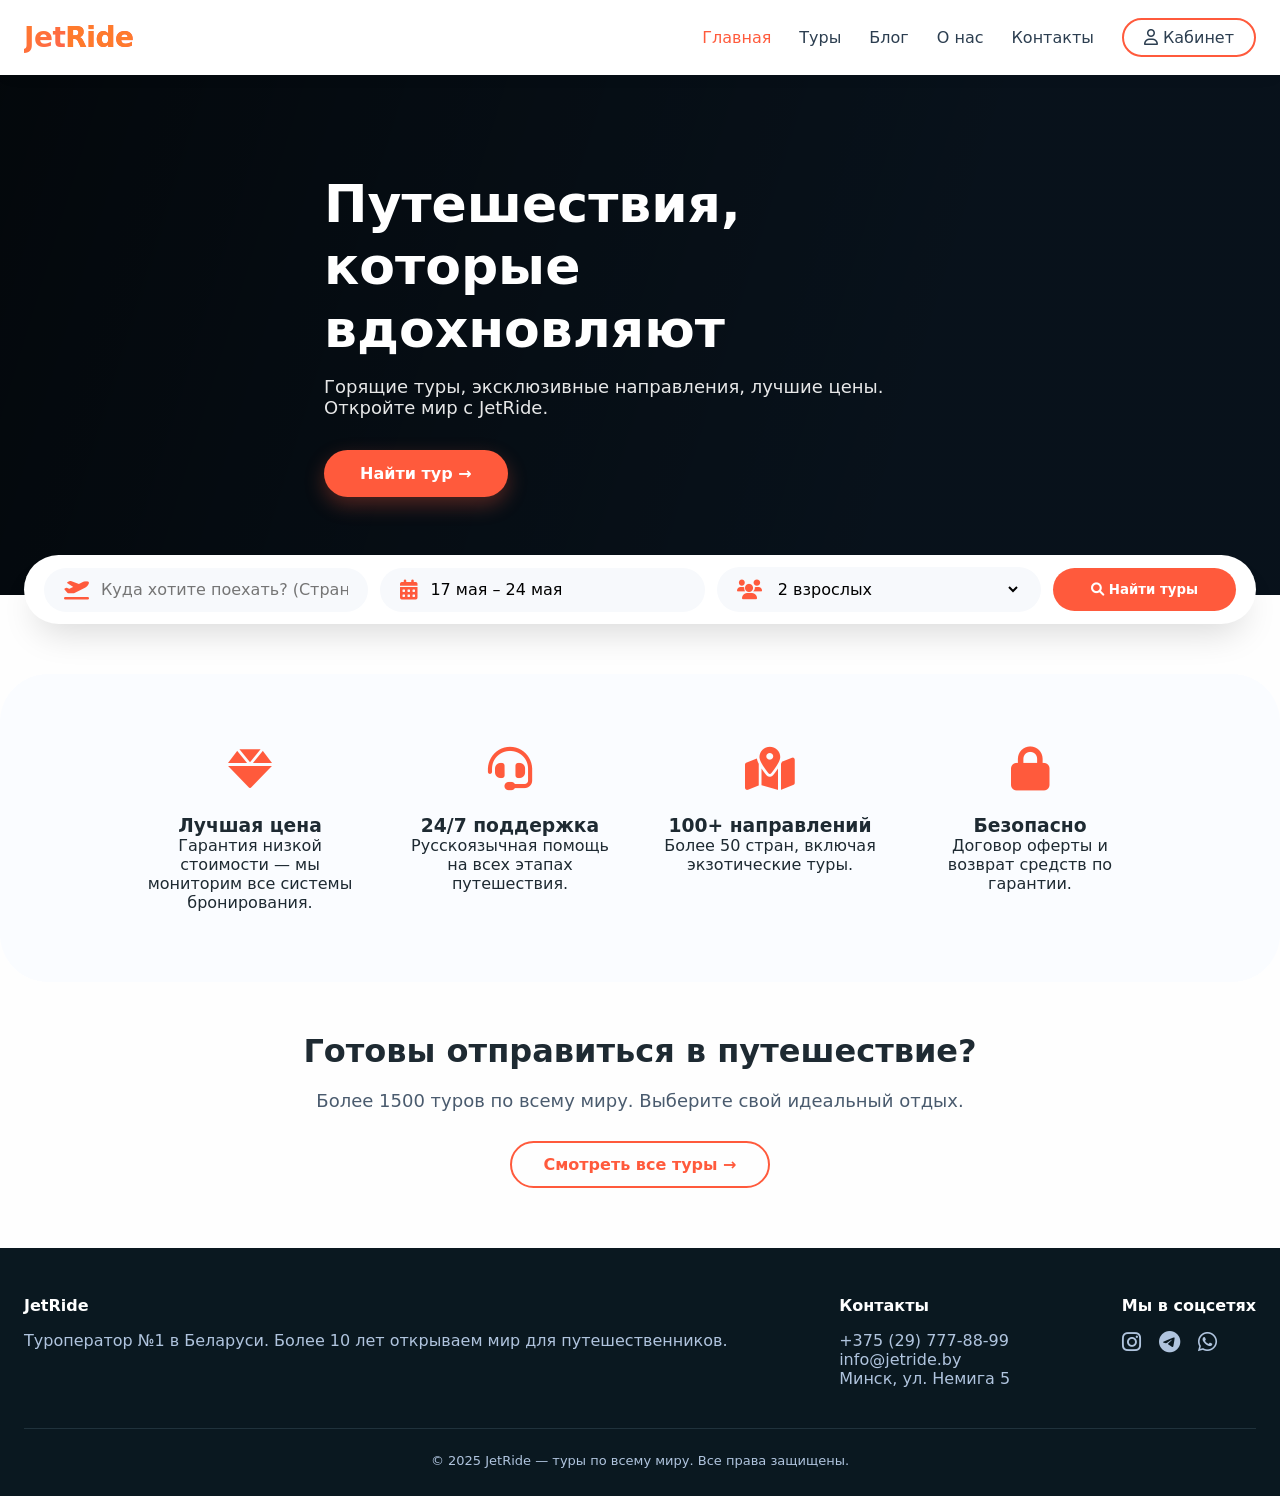
<file: index.html>
<!DOCTYPE html>
<html lang="ru">
<head>
    <meta charset="UTF-8">
    <meta name="viewport" content="width=device-width, initial-scale=1.0">
    <title>JetRide | Туры по всему миру</title>
    <link rel="stylesheet" href="https://cdnjs.cloudflare.com/ajax/libs/font-awesome/6.0.0-beta3/css/all.min.css">
    <link rel="stylesheet" href="css/style.css">
</head>
<body>

<header class="header">
    <div class="container">
        <div class="navbar">
            <a href="index.html" class="logo">Jet<span>Ride</span></a>
            <div class="nav-links">
				<a href="index.html" class="active">Главная</a>
				<a href="catalog.html">Туры</a>
				<a href="blog.html">Блог</a>
				<a href="about.html">О нас</a>
				<a href="contacts.html">Контакты</a>
				<a href="account.html" class="btn-outline"><i class="far fa-user"></i> Кабинет</a>
			</div>
        </div>
    </div>
</header>

<section class="hero">
    <div class="hero-slider" id="heroSlider">
        <div class="hero-slide" style="background-image: url('https://images.pexels.com/photos/2387873/pexels-photo-2387873.jpeg?auto=compress&cs=tinysrgb&w=1600');">
            <div class="container hero-content">
                <h1>Путешествия, которые вдохновляют</h1>
                <p>Горящие туры, эксклюзивные направления, лучшие цены. Откройте мир с JetRide.</p>
                <a href="catalog.html" class="btn-primary">Найти тур →</a>
            </div>
        </div>
        <!-- Новый слайд про Северное сияние (вместо Мальдив) -->
        <div class="hero-slide" style="background-image: url('https://images.pexels.com/photos/361104/pexels-photo-361104.jpeg?auto=compress&cs=tinysrgb&w=1600 ');">
            <div class="container hero-content">
                <h1>Северное сияние и фьорды</h1>
                <p>Норвегия, Исландия, Мурманск — незабываемые приключения на краю света. Уникальные туры на Север.</p>
                <a href="catalog.html?q=север" class="btn-primary">Исследовать Север →</a>
            </div>
        </div>
        <div class="hero-slide" style="background-image: url('https://images.pexels.com/photos/753626/pexels-photo-753626.jpeg?auto=compress&cs=tinysrgb&w=1600');">
            <div class="container hero-content">
                <h1>Азия и экзотика</h1>
                <p>Таиланд, Вьетнам, Индия — откройте яркие эмоции на любой бюджет.</p>
                <a href="catalog.html" class="btn-primary">Забронировать</a>
            </div>
        </div>
		 <div class="hero-slide" style="background-image: url('https://images.pexels.com/photos/1450360/pexels-photo-1450360.jpeg?auto=compress&cs=tinysrgb&w=1600);">
            <div class="container hero-content">
                <h1>Египет, Турция, Мальдивы</h1>
                <p>Лучшие предложения с вылетом из Минска. Рассрочка, страховка, трансфер.</p>
                <a href="catalog.html" class="btn-primary">Выбрать тур →</a>
            </div>
		 </div>
	</div>
</section>

<div class="container">
    <div class="search-panel">
        <div class="search-group"><i class="fas fa-plane-departure"></i><input type="text" id="searchInput" placeholder="Куда хотите поехать? (Страна, курорт)"></div>
        <div class="search-group"><i class="fas fa-calendar-alt"></i><input type="text" placeholder="Даты туда-обратно" value="17 мая – 24 мая"></div>
        <div class="search-group"><i class="fas fa-users"></i><select><option>2 взрослых</option><option>1 взрослый</option><option>3 взрослых</option><option>2+1 ребенок</option></select></div>
        <button class="search-btn" id="homeSearchBtn"><i class="fas fa-search"></i> Найти туры</button>
    </div>
</div>

<div class="container features">
    <div class="features-grid">
        <div class="feature-item"><div class="feature-icon"><i class="fas fa-gem"></i></div><h3>Лучшая цена</h3><p>Гарантия низкой стоимости — мы мониторим все системы бронирования.</p></div>
        <div class="feature-item"><div class="feature-icon"><i class="fas fa-headset"></i></div><h3>24/7 поддержка</h3><p>Русскоязычная помощь на всех этапах путешествия.</p></div>
        <div class="feature-item"><div class="feature-icon"><i class="fas fa-map-marked-alt"></i></div><h3>100+ направлений</h3><p>Более 50 стран, включая экзотические туры.</p></div>
        <div class="feature-item"><div class="feature-icon"><i class="fas fa-lock"></i></div><h3>Безопасно</h3><p>Договор оферты и возврат средств по гарантии.</p></div>
    </div>
</div>

<div class="container" style="text-align: center; margin: 40px 0 60px;">
    <h2 style="font-size: 32px; margin-bottom: 20px;">Готовы отправиться в путешествие?</h2>
    <p style="font-size: 18px; margin-bottom: 30px; color: #4a5b6e;">Более 1500 туров по всему миру. Выберите свой идеальный отдых.</p>
    <a href="catalog.html" class="btn-secondary">Смотреть все туры →</a>
</div>

<footer class="footer">
    <div class="container">
        <div class="footer-grid">
            <div class="footer-col"><h4>JetRide</h4><p>Туроператор №1 в Беларуси. Более 10 лет открываем мир для путешественников.</p></div>
            <div class="footer-col"><h4>Контакты</h4><p>+375 (29) 777-88-99<br>info@jetride.by<br>Минск, ул. Немига 5</p></div>
            <div class="footer-col"><h4>Мы в соцсетях</h4><div class="social"><i class="fab fa-instagram"></i><i class="fab fa-telegram"></i><i class="fab fa-whatsapp"></i></div></div>
        </div>
        <div class="copyright">© 2025 JetRide — туры по всему миру. Все права защищены.</div>
    </div>
</footer>

<script>
    // Слайдер героя
    let currentSlide = 0;
    const slides = document.querySelectorAll('.hero-slide');
    const sliderContainer = document.getElementById('heroSlider');
    if (sliderContainer && slides.length) {
        setInterval(() => {
            currentSlide = (currentSlide + 1) % slides.length;
            sliderContainer.style.transform = `translateX(-${currentSlide * 100}%)`;
        }, 5000);
    }

    // Перенаправление на каталог с поисковым запросом
    const searchBtn = document.getElementById('homeSearchBtn');
    const searchInput = document.getElementById('searchInput');
    if (searchBtn && searchInput) {
        searchBtn.addEventListener('click', () => {
            const query = searchInput.value.trim();
            if (query) {
                window.location.href = `catalog.html?q=${encodeURIComponent(query)}`;
            } else {
                window.location.href = 'catalog.html';
            }
        });
        searchInput.addEventListener('keypress', (e) => {
            if (e.key === 'Enter') {
                const query = searchInput.value.trim();
                if (query) {
                    window.location.href = `catalog.html?q=${encodeURIComponent(query)}`;
                } else {
                    window.location.href = 'catalog.html';
                }
            }
        });
    }
</script>
</body>
</html>
</file>
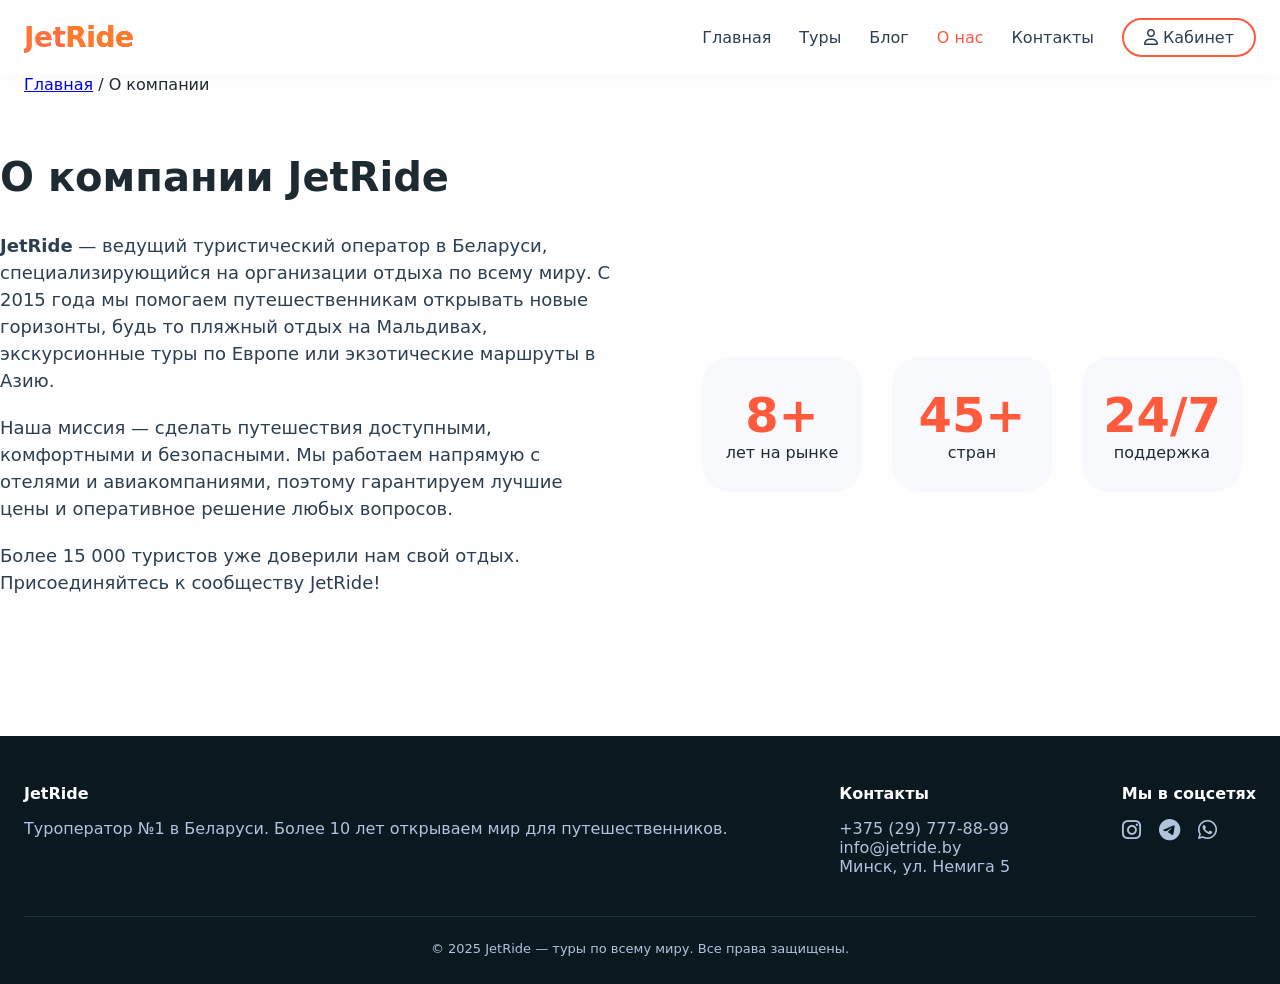
<file: about.html>
<!DOCTYPE html>
<html lang="ru">
<head>
    <meta charset="UTF-8">
    <meta name="viewport" content="width=device-width, initial-scale=1.0">
    <title>О компании | JetRide</title>
    <link rel="stylesheet" href="https://cdnjs.cloudflare.com/ajax/libs/font-awesome/6.0.0-beta3/css/all.min.css">
    <link rel="stylesheet" href="css/style.css">
</head>
<body>

<header class="header">
    <div class="container">
        <div class="navbar">
            <a href="index.html" class="logo">Jet<span>Ride</span></a>
            <div class="nav-links">
                <a href="index.html">Главная</a>
                <a href="catalog.html">Туры</a>
                <a href="blog.html">Блог</a>
                <a href="about.html" class="active">О нас</a>
                <a href="contacts.html">Контакты</a>
                <a href="account.html" class="btn-outline"><i class="far fa-user"></i> Кабинет</a>
            </div>
        </div>
    </div>
</header>

<!-- Хлебные крошки -->
<div class="breadcrumbs">
    <div class="container">
        <a href="index.html">Главная</a>
        <span class="separator">/</span>
        <span class="current">О компании</span>
    </div>
</div>

<div class="container page-content">
    <h1 class="page-title">О компании JetRide</h1>
    <div class="about-grid">
        <div class="about-text">
            <p><strong>JetRide</strong> — ведущий туристический оператор в Беларуси, специализирующийся на организации отдыха по всему миру. С 2015 года мы помогаем путешественникам открывать новые горизонты, будь то пляжный отдых на Мальдивах, экскурсионные туры по Европе или экзотические маршруты в Азию.</p>
            <p>Наша миссия — сделать путешествия доступными, комфортными и безопасными. Мы работаем напрямую с отелями и авиакомпаниями, поэтому гарантируем лучшие цены и оперативное решение любых вопросов.</p>
            <p>Более 15 000 туристов уже доверили нам свой отдых. Присоединяйтесь к сообществу JetRide!</p>
        </div>
        <div class="about-stats">
            <div class="stat-card"><div class="stat-number">8+</div><div>лет на рынке</div></div>
            <div class="stat-card"><div class="stat-number">45+</div><div>стран</div></div>
            <div class="stat-card"><div class="stat-number">24/7</div><div>поддержка</div></div>
        </div>
    </div>
</div>

<footer class="footer">
    <div class="container">
        <div class="footer-grid">
            <div class="footer-col"><h4>JetRide</h4><p>Туроператор №1 в Беларуси. Более 10 лет открываем мир для путешественников.</p></div>
            <div class="footer-col"><h4>Контакты</h4><p>+375 (29) 777-88-99<br>info@jetride.by<br>Минск, ул. Немига 5</p></div>
            <div class="footer-col"><h4>Мы в соцсетях</h4><div class="social"><i class="fab fa-instagram"></i><i class="fab fa-telegram"></i><i class="fab fa-whatsapp"></i></div></div>
        </div>
        <div class="copyright">© 2025 JetRide — туры по всему миру. Все права защищены.</div>
    </div>
</footer>
</body>
</html>
</file>
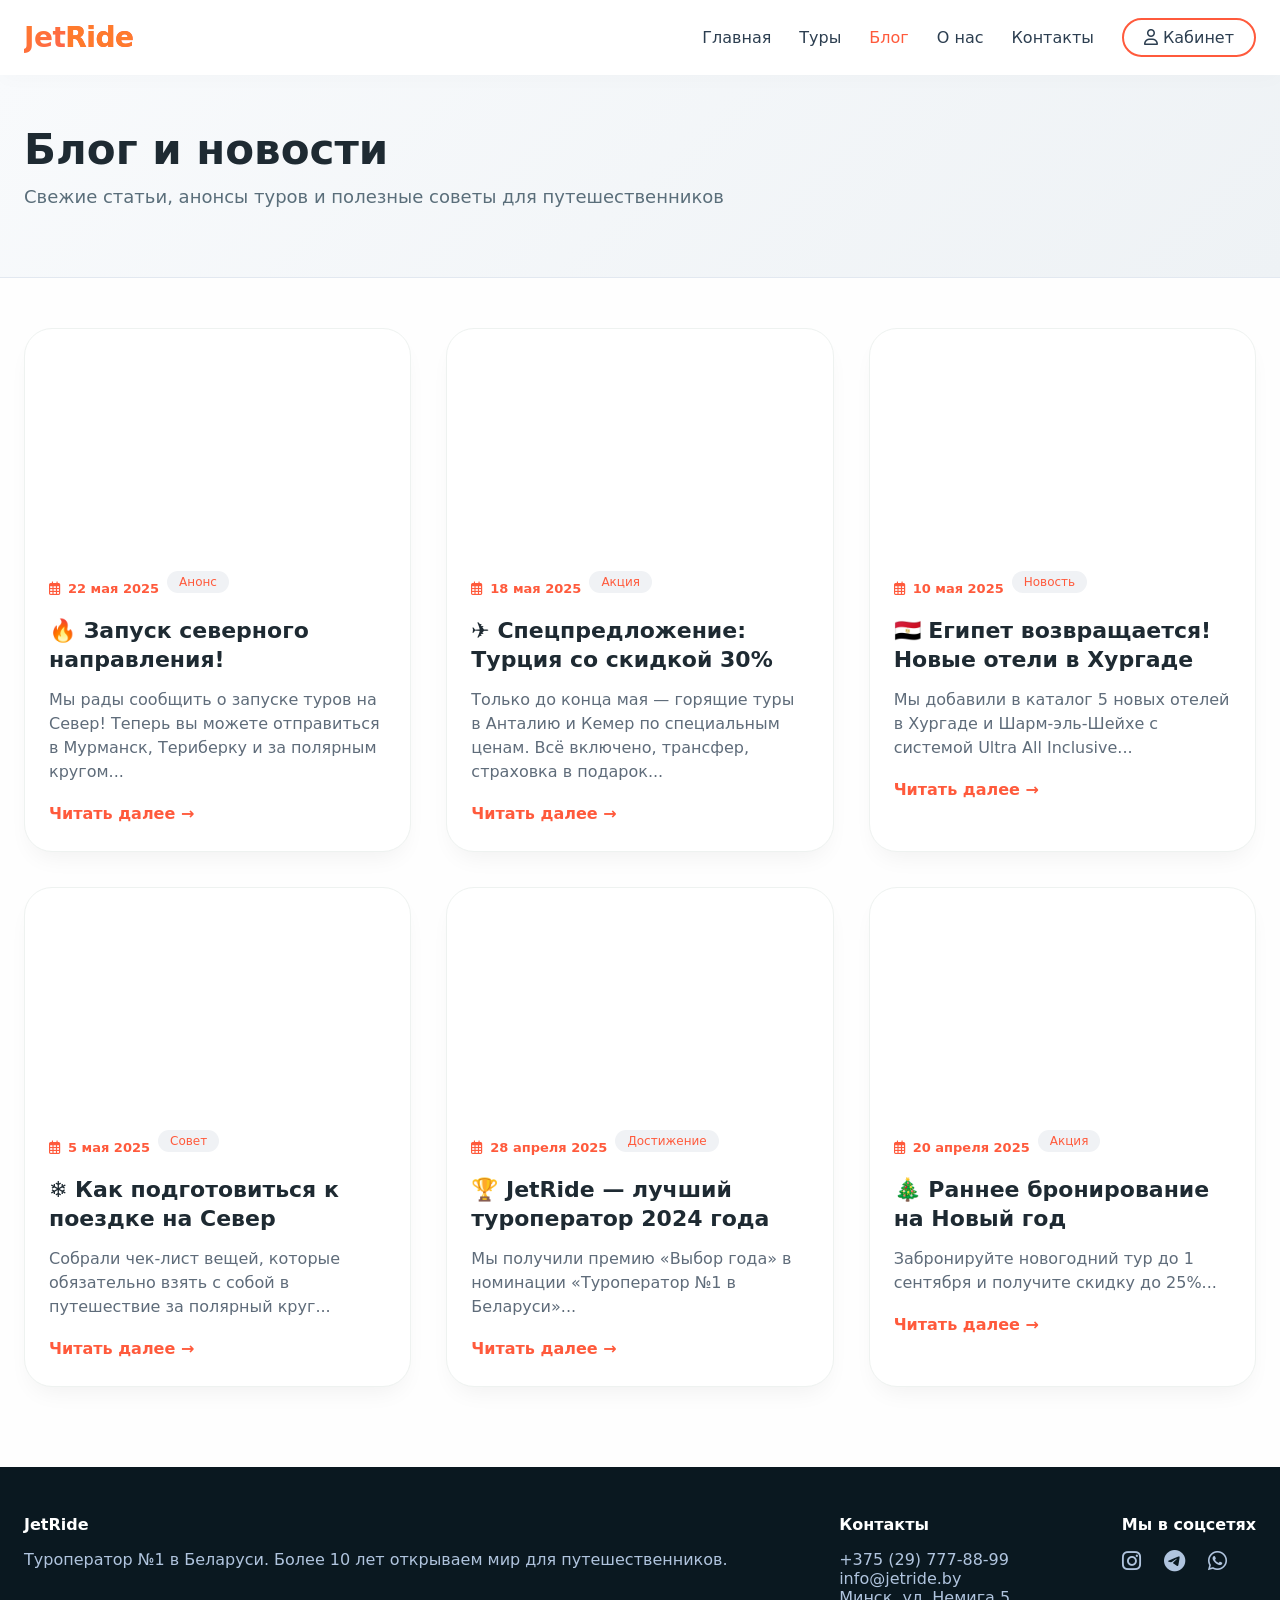
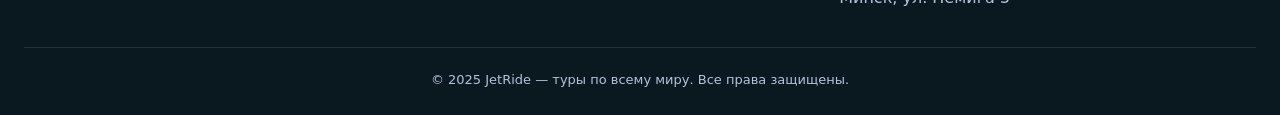
<file: blog.html>
<!DOCTYPE html>
<html lang="ru">
<head>
    <meta charset="UTF-8">
    <meta name="viewport" content="width=device-width, initial-scale=1.0">
    <title>Блог и новости | JetRide</title>
    <!-- Font Awesome для иконок -->
    <link rel="stylesheet" href="https://cdnjs.cloudflare.com/ajax/libs/font-awesome/6.0.0-beta3/css/all.min.css">
    <!-- Основные стили сайта -->
    <link rel="stylesheet" href="css/style.css">
    <!-- Дополнительные стили для блога (уже есть в style.css, но на всякий случай) -->
</head>
<body>

<header class="header">
    <div class="container">
        <div class="navbar">
            <a href="index.html" class="logo">Jet<span>Ride</span></a>
            <div class="nav-links">
                <a href="index.html">Главная</a>
                <a href="catalog.html">Туры</a>
                <a href="blog.html" class="active">Блог</a>
                <a href="about.html">О нас</a>
                <a href="contacts.html">Контакты</a>
                <a href="account.html" class="btn-outline"><i class="far fa-user"></i> Кабинет</a>
            </div>
        </div>
    </div>
</header>

<div class="page-header">
    <div class="container">
        <h1 class="catalog-title">Блог и новости</h1>
        <p class="catalog-subtitle">Свежие статьи, анонсы туров и полезные советы для путешественников</p>
    </div>
</div>

<div class="container">
    <div class="blog-grid" id="blogContainer">
        <!-- Статьи будут загружены через JavaScript -->
        <div style="text-align: center; padding: 60px; color: #6c7e8a;">
            <i class="fas fa-spinner fa-pulse" style="font-size: 40px; margin-bottom: 15px; display: block;"></i>
            Загрузка статей...
        </div>
    </div>
</div>

<footer class="footer">
    <div class="container">
        <div class="footer-grid">
            <div class="footer-col">
                <h4>JetRide</h4>
                <p>Туроператор №1 в Беларуси. Более 10 лет открываем мир для путешественников.</p>
            </div>
            <div class="footer-col">
                <h4>Контакты</h4>
                <p>+375 (29) 777-88-99<br>info@jetride.by<br>Минск, ул. Немига 5</p>
            </div>
            <div class="footer-col">
                <h4>Мы в соцсетях</h4>
                <div class="social">
                    <i class="fab fa-instagram"></i>
                    <i class="fab fa-telegram"></i>
                    <i class="fab fa-whatsapp"></i>
                </div>
            </div>
        </div>
        <div class="copyright">© 2025 JetRide — туры по всему миру. Все права защищены.</div>
    </div>
</footer>

<!-- Модальное окно для полной статьи -->
<div id="articleModal" class="modal">
    <div class="modal-card">
        <span class="close-modal">&times;</span>
        <h2 id="articleTitle" style="font-size: 26px; margin-bottom: 15px;"></h2>
        <div id="articleImg" style="height: 220px; background-size: cover; background-position: center; border-radius: 24px; margin: 16px 0;"></div>
        <div id="articleDate" style="color: #FF5A3C; font-size: 14px; margin-bottom: 10px;"></div>
        <p id="articleFullText" style="line-height: 1.6; color: #2c3e50;"></p>
        <button class="btn-card" id="closeArticleBtn" style="background: #FF5A3C; margin-top: 20px;">Закрыть</button>
    </div>
</div>

<!-- Подключаем скрипт для блога -->
<script src="scripts/blog.js"></script>
</body>
</html>
</file>
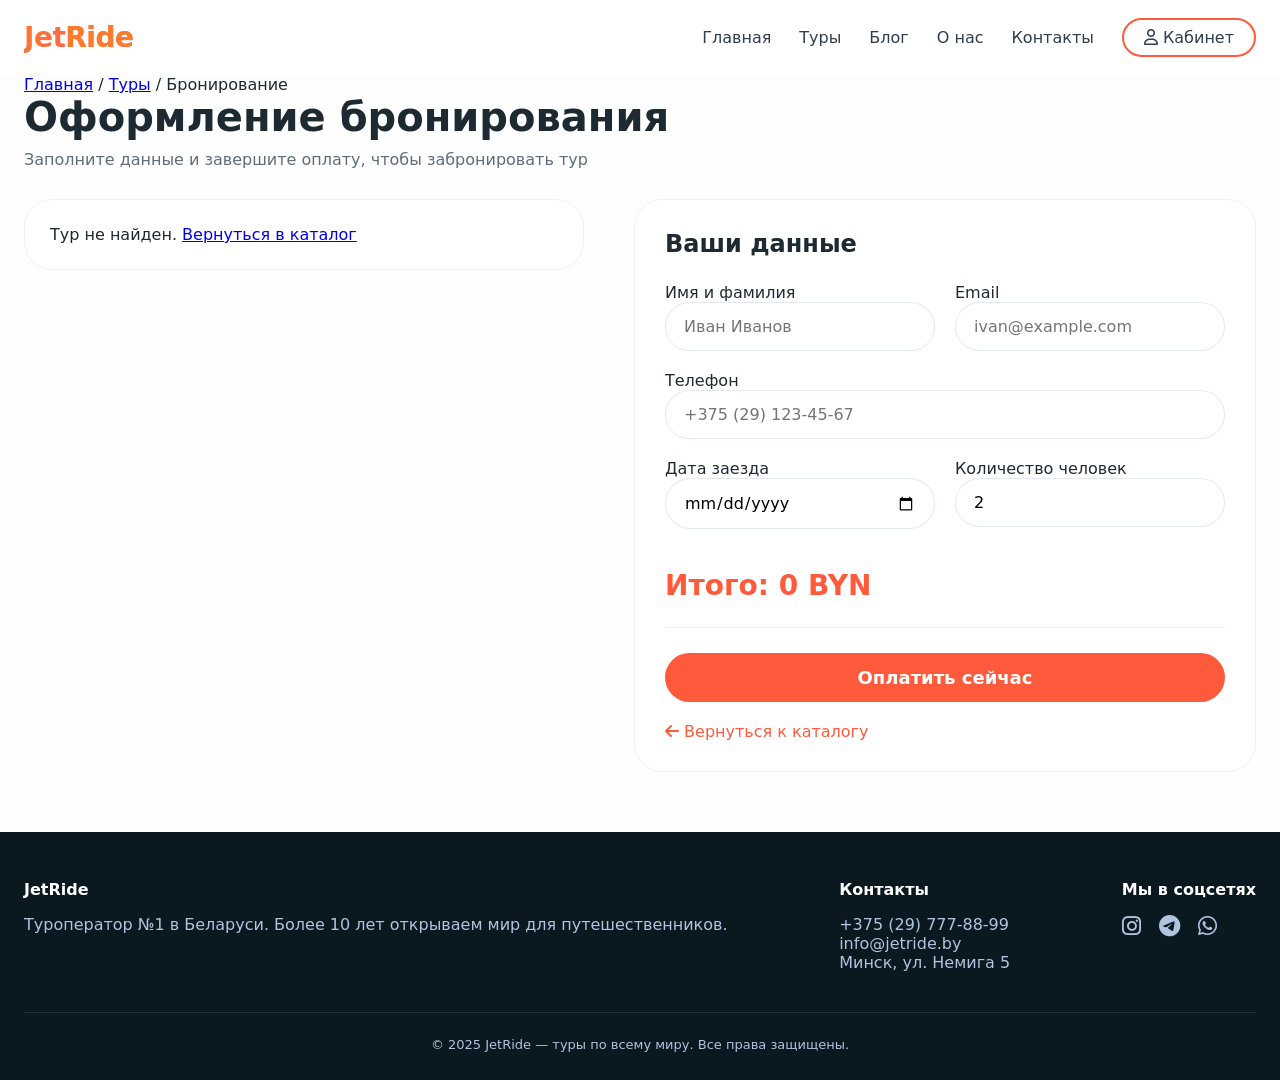
<file: booking.html>
<!DOCTYPE html>
<html lang="ru">
<head>
    <meta charset="UTF-8">
    <meta name="viewport" content="width=device-width, initial-scale=1.0">
    <title>Бронирование тура | JetRide</title>
    <link rel="stylesheet" href="https://cdnjs.cloudflare.com/ajax/libs/font-awesome/6.0.0-beta3/css/all.min.css">
    <link rel="stylesheet" href="css/style.css">
    <style>
        .booking-wrapper { display: flex; flex-wrap: wrap; gap: 50px; margin: 30px 0 60px; }
        .booking-details { flex: 1; min-width: 300px; }
        .booking-details .tour-preview { background: white; border-radius: 28px; padding: 25px; border: 1px solid #eef2f0; }
        .booking-details .tour-preview img { width: 100%; height: 200px; object-fit: cover; border-radius: 20px; margin-bottom: 15px; }
        .booking-form { flex: 1; min-width: 350px; background: white; border-radius: 28px; padding: 30px; border: 1px solid #eef2f0; }
        .booking-form h2 { margin-bottom: 25px; }
        .form-row { display: flex; gap: 20px; flex-wrap: wrap; }
        .form-row .form-group { flex: 1; min-width: 200px; }
        .total-price { font-size: 28px; font-weight: 800; color: #FF5A3C; margin: 20px 0; }
        .payment-section { margin-top: 25px; border-top: 1px solid #eef2f0; padding-top: 25px; }
        .payment-progress { display: none; margin: 20px 0; }
        .progress-bar { width: 100%; height: 8px; background: #eef2f0; border-radius: 10px; overflow: hidden; }
        .progress-bar .fill { height: 100%; width: 0%; background: #4caf50; transition: width 0.5s ease; }
        .payment-status { text-align: center; font-weight: 600; margin-top: 10px; color: #2c3e50; }
        .success-message { display: none; background: #e8f5e9; color: #2e7d32; padding: 15px 20px; border-radius: 40px; text-align: center; margin-top: 20px; }
        .btn-pay { background: #FF5A3C; border: none; padding: 14px 40px; border-radius: 50px; color: white; font-weight: 700; font-size: 18px; cursor: pointer; transition: 0.2s; width: 100%; }
        .btn-pay:hover { background: #e04a2e; }
        .btn-pay:disabled { opacity: 0.6; cursor: not-allowed; }
        .back-link { display: inline-block; margin-top: 20px; color: #FF5A3C; text-decoration: none; }
        .error-message { color: #e1502c; font-size: 13px; margin-top: 5px; display: none; }
        .form-group .error-message { margin-top: 0; }
        @media (max-width: 780px) { .booking-wrapper { flex-direction: column; } }
    </style>
</head>
<body>

<header class="header">
    <div class="container">
        <div class="navbar">
            <a href="index.html" class="logo">Jet<span>Ride</span></a>
            <div class="nav-links">
                <a href="index.html">Главная</a>
                <a href="catalog.html">Туры</a>
                <a href="blog.html">Блог</a>
                <a href="about.html">О нас</a>
                <a href="contacts.html">Контакты</a>
                <a href="account.html" class="btn-outline"><i class="far fa-user"></i> Кабинет</a>
            </div>
        </div>
    </div>
</header>

<!-- Хлебные крошки -->
<div class="breadcrumbs">
    <div class="container">
        <a href="index.html">Главная</a>
        <span class="separator">/</span>
        <a href="catalog.html">Туры</a>
        <span class="separator">/</span>
        <span class="current">Бронирование</span>
    </div>
</div>

<div class="container">
    <h1 class="page-title" style="margin-bottom: 10px;">Оформление бронирования</h1>
    <p style="color: #5f6c7a; margin-bottom: 20px;">Заполните данные и завершите оплату, чтобы забронировать тур</p>

    <div class="booking-wrapper" id="bookingWrapper">
        <div class="booking-details">
            <div class="tour-preview" id="tourPreview">
                <!-- Заполняется из скрипта -->
            </div>
        </div>

        <div class="booking-form" id="bookingForm">
            <h2>Ваши данные</h2>
            <form id="bookingFormFields" novalidate>
                <div class="form-row">
                    <div class="form-group">
                        <label>Имя и фамилия</label>
                        <input type="text" id="customerName" placeholder="Иван Иванов" required>
                        <div class="error-message" id="nameError">Пожалуйста, введите имя и фамилию.</div>
                    </div>
                    <div class="form-group">
                        <label>Email</label>
                        <input type="email" id="customerEmail" placeholder="ivan@example.com" required>
                        <div class="error-message" id="emailError">Введите корректный email.</div>
                    </div>
                </div>
                <div class="form-group">
                    <label>Телефон</label>
                    <input type="tel" id="customerPhone" placeholder="+375 (29) 123-45-67" required>
                    <div class="error-message" id="phoneError">Введите номер телефона.</div>
                </div>
                <div class="form-row">
                    <div class="form-group">
                        <label>Дата заезда</label>
                        <input type="date" id="checkinDate" required>
                        <div class="error-message" id="dateError">Выберите дату заезда (не ранее чем через 7 дней).</div>
                    </div>
                    <div class="form-group">
                        <label>Количество человек</label>
                        <input type="number" id="guests" value="2" min="1" max="10" required>
                        <div class="error-message" id="guestsError">Количество человек от 1 до 10.</div>
                    </div>
                </div>

                <div class="total-price" id="totalPrice">Итого: 0 BYN</div>

                <div class="payment-section">
                    <button type="button" class="btn-pay" id="payBtn">Оплатить сейчас</button>
                    <div class="payment-progress" id="paymentProgress">
                        <div class="progress-bar">
                            <div class="fill" id="progressFill"></div>
                        </div>
                        <div class="payment-status" id="paymentStatus">Обработка платежа...</div>
                    </div>
                    <div class="success-message" id="successMessage">
                        <i class="fas fa-check-circle" style="font-size: 24px;"></i> Бронирование успешно оформлено!
                    </div>
                </div>
            </form>
            <a href="catalog.html" class="back-link"><i class="fas fa-arrow-left"></i> Вернуться к каталогу</a>
        </div>
    </div>
</div>

<footer class="footer">
    <div class="container">
        <div class="footer-grid">
            <div class="footer-col"><h4>JetRide</h4><p>Туроператор №1 в Беларуси. Более 10 лет открываем мир для путешественников.</p></div>
            <div class="footer-col"><h4>Контакты</h4><p>+375 (29) 777-88-99<br>info@jetride.by<br>Минск, ул. Немига 5</p></div>
            <div class="footer-col"><h4>Мы в соцсетях</h4><div class="social"><i class="fab fa-instagram"></i><i class="fab fa-telegram"></i><i class="fab fa-whatsapp"></i></div></div>
        </div>
        <div class="copyright">© 2025 JetRide — туры по всему миру. Все права защищены.</div>
    </div>
</footer>

<script src="scripts/script.js"></script>
<script src="scripts/booking.js"></script>
</body>
</html>
</file>
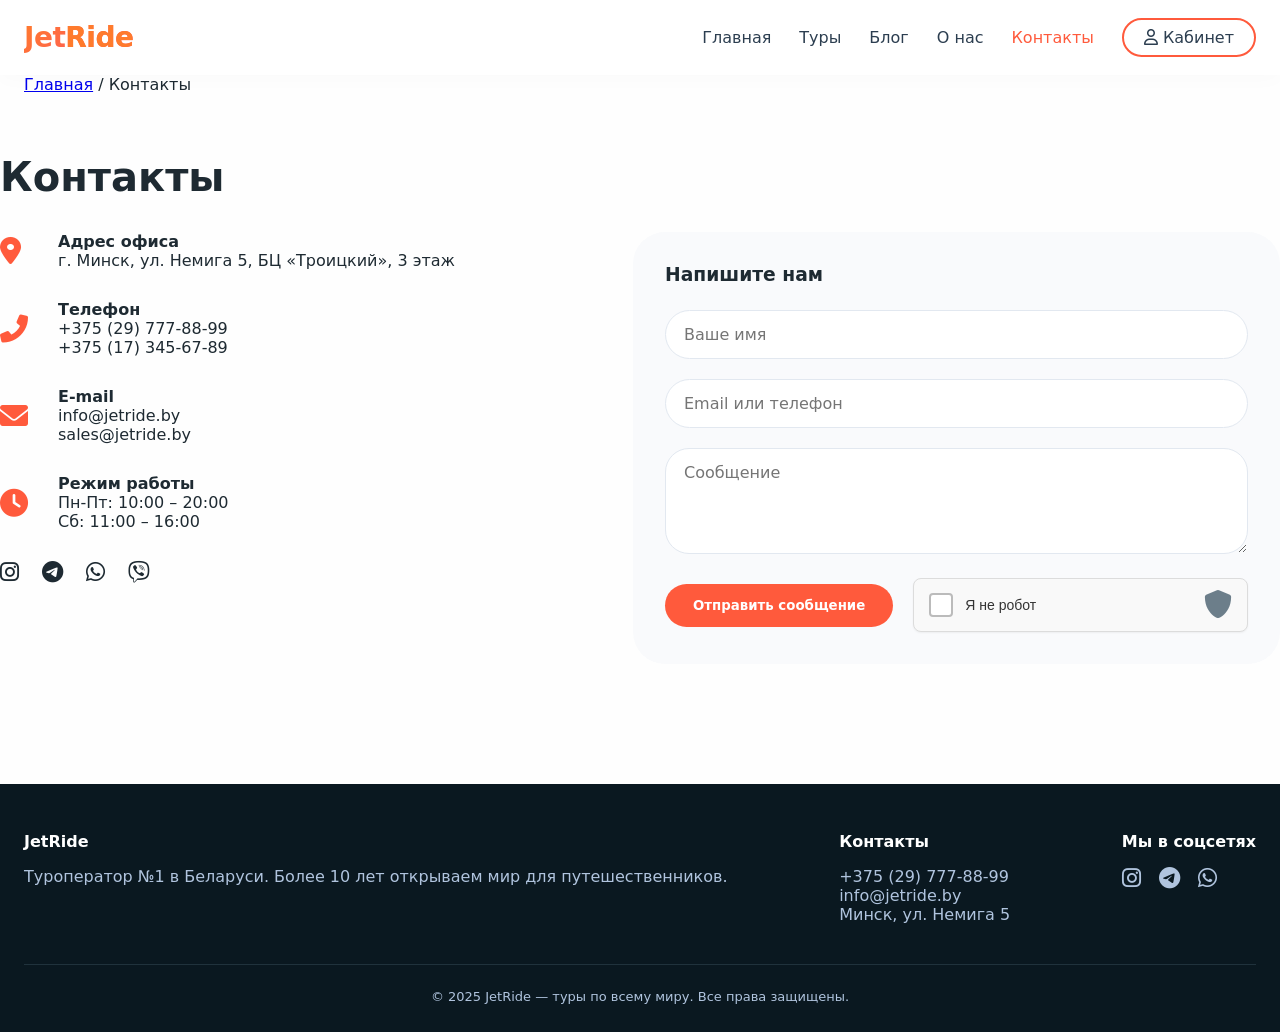
<file: contacts.html>
<!DOCTYPE html>
<html lang="ru">
<head>
    <meta charset="UTF-8">
    <meta name="viewport" content="width=device-width, initial-scale=1.0">
    <title>Контакты | JetRide</title>
    <link rel="stylesheet" href="https://cdnjs.cloudflare.com/ajax/libs/font-awesome/6.0.0-beta3/css/all.min.css">
    <link rel="stylesheet" href="css/style.css">
    <style>
        .contact-form h3 {
            margin-bottom: 25px;
        }
        /* Стили для имитации капчи (как reCAPTCHA) */
        .fake-captcha {
            background: #f9f9f9;
            border: 1px solid #dcdcdc;
            border-radius: 8px;
            padding: 12px 15px;
            margin: 0;
            display: flex;
            align-items: center;
            gap: 12px;
            cursor: pointer;
            transition: 0.2s;
            box-shadow: 0 1px 2px rgba(0,0,0,0.05);
            white-space: nowrap;
        }
        .fake-captcha:hover {
            background: #f0f0f0;
        }
        .fake-checkbox {
            width: 24px;
            height: 24px;
            background: white;
            border: 2px solid #bbb;
            border-radius: 4px;
            display: inline-flex;
            align-items: center;
            justify-content: center;
            font-size: 16px;
            font-weight: bold;
            color: white;
            transition: 0.1s;
        }
        .fake-checkbox.checked {
            background: #4caf50;
            border-color: #4caf50;
            color: white;
        }
        .captcha-text {
            flex: 1;
            font-size: 14px;
            color: #333;
            font-family: 'Inter', sans-serif;
        }
        .captcha-icon {
            font-size: 28px;
            color: #6c7e8a;
        }
        .captcha-warning {
            color: #e1502c;
            font-size: 13px;
            margin-top: -10px;
            margin-bottom: 15px;
            display: none;
        }
        /* Контейнер для кнопки и капчи */
        .form-actions {
            display: flex;
            align-items: center;
            justify-content: space-between;
            gap: 20px;
            margin-top: 20px;
        }
        .submit-btn {
            flex-shrink: 0;
        }
        .captcha-container {
            flex: 1;
        }
        /* Адаптивность для мобильных */
        @media (max-width: 768px) {
            .form-actions {
                flex-direction: column;
                align-items: stretch;
            }
            .captcha-container {
                order: -1;
            }
        }
    </style>
</head>
<body>

<header class="header">
    <div class="container">
        <div class="navbar">
            <a href="index.html" class="logo">Jet<span>Ride</span></a>
            <div class="nav-links">
                <a href="index.html">Главная</a>
                <a href="catalog.html">Туры</a>
                <a href="blog.html">Блог</a>
                <a href="about.html">О нас</a>
                <a href="contacts.html" class="active">Контакты</a>
                <a href="account.html" class="btn-outline"><i class="far fa-user"></i> Кабинет</a>
            </div>
        </div>
    </div>
</header>

<!-- Хлебные крошки -->
<div class="breadcrumbs">
    <div class="container">
        <a href="index.html">Главная</a>
        <span class="separator">/</span>
        <span class="current">Контакты</span>
    </div>
</div>

<div class="container page-content">
    <h1 class="page-title">Контакты</h1>
    <div class="contact-flex">
        <div class="contact-info">
            <div class="contact-detail"><i class="fas fa-map-marker-alt"></i><div><strong>Адрес офиса</strong><br>г. Минск, ул. Немига 5, БЦ «Троицкий», 3 этаж</div></div>
            <div class="contact-detail"><i class="fas fa-phone-alt"></i><div><strong>Телефон</strong><br>+375 (29) 777-88-99<br>+375 (17) 345-67-89</div></div>
            <div class="contact-detail"><i class="fas fa-envelope"></i><div><strong>E-mail</strong><br>info@jetride.by<br>sales@jetride.by</div></div>
            <div class="contact-detail"><i class="fas fa-clock"></i><div><strong>Режим работы</strong><br>Пн-Пт: 10:00 – 20:00<br>Сб: 11:00 – 16:00</div></div>
            <div class="social">
                <i class="fab fa-instagram"></i>
                <i class="fab fa-telegram"></i>
                <i class="fab fa-whatsapp"></i>
                <i class="fab fa-viber"></i>
            </div>
        </div>
        <div class="contact-form">
            <h3>Напишите нам</h3>
            <form id="callbackForm">
                <div class="form-group">
                    <input type="text" id="userName" placeholder="Ваше имя" required>
                </div>
                <div class="form-group">
                    <input type="email" id="userEmail" placeholder="Email или телефон" required>
                </div>
                <div class="form-group">
                    <textarea id="userMessage" rows="4" placeholder="Сообщение" required></textarea>
                </div>

                <div id="captchaWarning" class="captcha-warning">Пожалуйста, подтвердите, что вы не робот.</div>

                <!-- Контейнер для кнопки и капчи -->
                <div class="form-actions">
                    <button type="submit" class="submit-btn">Отправить сообщение</button>
                    <div class="captcha-container">
                        <div class="fake-captcha" id="fakeCaptcha">
                            <div class="fake-checkbox" id="fakeCheckbox"></div>
                            <span class="captcha-text">Я не робот</span>
                            <i class="fas fa-shield-alt captcha-icon"></i>
                        </div>
                    </div>
                </div>
            </form>
        </div>
    </div>
</div>

<footer class="footer">
    <div class="container">
        <div class="footer-grid">
            <div class="footer-col"><h4>JetRide</h4><p>Туроператор №1 в Беларуси. Более 10 лет открываем мир для путешественников.</p></div>
            <div class="footer-col"><h4>Контакты</h4><p>+375 (29) 777-88-99<br>info@jetride.by<br>Минск, ул. Немига 5</p></div>
            <div class="footer-col"><h4>Мы в соцсетях</h4><div class="social"><i class="fab fa-instagram"></i><i class="fab fa-telegram"></i><i class="fab fa-whatsapp"></i></div></div>
        </div>
        <div class="copyright">© 2025 JetRide — туры по всему миру. Все права защищены.</div>
    </div>
</footer>

<script>
    let captchaPassed = false;
    const fakeCaptcha = document.getElementById('fakeCaptcha');
    const fakeCheckbox = document.getElementById('fakeCheckbox');
    const captchaWarning = document.getElementById('captchaWarning');
    const form = document.getElementById('callbackForm');

    fakeCaptcha.addEventListener('click', () => {
        captchaPassed = !captchaPassed;
        if (captchaPassed) {
            fakeCheckbox.classList.add('checked');
            fakeCheckbox.innerHTML = '✓';
            captchaWarning.style.display = 'none';
        } else {
            fakeCheckbox.classList.remove('checked');
            fakeCheckbox.innerHTML = '';
        }
    });

    form.addEventListener('submit', (e) => {
        e.preventDefault();
        if (!captchaPassed) {
            captchaWarning.style.display = 'block';
            return;
        }
        alert('Спасибо! Мы свяжемся с вами в ближайшее время.');
        form.reset();
        // Сбросить капчу
        captchaPassed = false;
        fakeCheckbox.classList.remove('checked');
        fakeCheckbox.innerHTML = '';
        captchaWarning.style.display = 'none';
    });
</script>
</body>
</html>
</file>
<file: css/style.css>
* {
    margin: 0;
    padding: 0;
    box-sizing: border-box;
    font-family: 'Inter', system-ui, -apple-system, 'Segoe UI', Roboto, sans-serif;
}

body {
    background-color: #fefefe;
    color: #1e2a32;
}

.container {
    max-width: 1280px;
    margin: 0 auto;
    padding: 0 24px;
}

/* Header */
.header {
    background: white;
    box-shadow: 0 4px 20px rgba(0,0,0,0.02);
    position: sticky;
    top: 0;
    z-index: 100;
    backdrop-filter: blur(8px);
    background: rgba(255,255,255,0.94);
}
.navbar {
    display: flex;
    justify-content: space-between;
    align-items: center;
    padding: 18px 0;
    flex-wrap: wrap;
}
.logo {
    font-size: 28px;
    font-weight: 800;
    letter-spacing: -0.5px;
    background: linear-gradient(135deg, #FF7B2C, #FF4D6D);
    -webkit-background-clip: text;
    background-clip: text;
    color: transparent;
    text-decoration: none;
}
.logo span {
    background: none;
    color: #FF7B2C;
}
.nav-links {
    display: flex;
    gap: 28px;
    align-items: center;
}
.nav-links a {
    text-decoration: none;
    font-weight: 500;
    color: #2c3e50;
    transition: 0.2s;
}
.nav-links a:hover, .nav-links a.active {
    color: #FF5A3C;
}
.btn-outline {
    border: 2px solid #FF5A3C;
    background: transparent;
    padding: 8px 20px;
    border-radius: 40px;
    font-weight: 600;
    color: #FF5A3C;
    transition: 0.2s;
    cursor: pointer;
    text-decoration: none;
    display: inline-block;
}
.btn-outline:hover {
    background: #FF5A3C;
    color: white;
}

/* Hero */
.hero {
    background: #0B1926;
    position: relative;
    overflow: hidden;
}
.hero-slider {
    display: flex;
    transition: transform 0.5s ease;
}
.hero-slide {
    min-width: 100%;
    height: 520px;
    background-size: cover;
    background-position: center 30%;
    position: relative;
    display: flex;
    align-items: center;
}
.hero-slide::after {
    content: "";
    position: absolute;
    top:0;
    left:0;
    width:100%;
    height:100%;
    background: linear-gradient(107deg, rgba(0,0,0,0.7) 0%, rgba(0,0,0,0.3) 70%);
}
.hero-content {
    position: relative;
    z-index: 2;
    max-width: 680px;
    color: white;
    padding: 0 24px;
}
.hero-content h1 {
    font-size: 52px;
    font-weight: 800;
    line-height: 1.2;
    margin-bottom: 16px;
}
.hero-content p {
    font-size: 18px;
    margin-bottom: 32px;
    opacity: 0.9;
}
.btn-primary {
    background: #FF5A3C;
    border: none;
    padding: 14px 36px;
    border-radius: 50px;
    font-weight: 700;
    color: white;
    font-size: 16px;
    cursor: pointer;
    transition: 0.2s;
    box-shadow: 0 8px 20px rgba(255,90,60,0.3);
    text-decoration: none;
    display: inline-block;
}
.btn-primary:hover {
    background: #e04a2e;
    transform: translateY(-2px);
}

/* Search panel на главной */
.search-panel {
    background: white;
    border-radius: 60px;
    margin-top: -40px;
    position: relative;
    z-index: 10;
    box-shadow: 0 20px 35px -12px rgba(0,0,0,0.15);
    padding: 12px 20px;
    display: flex;
    flex-wrap: wrap;
    gap: 12px;
    justify-content: space-between;
    align-items: center;
}
.search-group {
    flex: 2;
    display: flex;
    align-items: center;
    gap: 12px;
    background: #f7f9fc;
    padding: 12px 20px;
    border-radius: 50px;
}
.search-group i {
    color: #FF5A3C;
    font-size: 20px;
}
.search-group input, .search-group select {
    border: none;
    background: transparent;
    font-size: 16px;
    width: 100%;
    outline: none;
}
.search-btn {
    background: #FF5A3C;
    border: none;
    padding: 14px 38px;
    border-radius: 50px;
    color: white;
    font-weight: 700;
    cursor: pointer;
}

/* Features */
.features {
    background: #fafcff;
    padding: 70px 0;
    border-radius: 48px;
    margin: 50px 0;
}
.features-grid {
    display: flex;
    flex-wrap: wrap;
    gap: 40px;
    justify-content: center;
}
.feature-item {
    text-align: center;
    max-width: 220px;
}
.feature-icon {
    font-size: 44px;
    color: #FF5A3C;
    margin-bottom: 20px;
}

/* Каталог */
.page-header {
    background: linear-gradient(135deg, #f8fafc 0%, #eef2f5 100%);
    padding: 50px 0 40px;
    border-bottom: 1px solid #e2e8f0;
}
.catalog-title {
    font-size: 42px;
    font-weight: 800;
    margin-bottom: 12px;
    color: #1e2a32;
}
.catalog-subtitle {
    color: #5a6e7a;
    font-size: 18px;
    margin-bottom: 30px;
}
.catalog-search-panel {
    background: white;
    border-radius: 60px;
    box-shadow: 0 10px 25px -8px rgba(0,0,0,0.08);
    padding: 8px 8px 8px 20px;
    display: flex;
    flex-wrap: wrap;
    gap: 10px;
    justify-content: space-between;
    align-items: center;
    margin-top: 20px;
}
.catalog-search-group {
    flex: 3;
    display: flex;
    align-items: center;
    gap: 12px;
    background: #f7f9fc;
    padding: 10px 18px;
    border-radius: 50px;
}
.catalog-search-group i {
    color: #FF5A3C;
    font-size: 18px;
}
.catalog-search-group input {
    border: none;
    background: transparent;
    font-size: 16px;
    width: 100%;
    outline: none;
}
.catalog-search-btn {
    background: #FF5A3C;
    border: none;
    padding: 12px 32px;
    border-radius: 50px;
    color: white;
    font-weight: 700;
    cursor: pointer;
}
.filter-section {
    margin: 30px 0 20px;
}
.filter-label {
    font-weight: 600;
    margin-bottom: 12px;
    color: #2c3e50;
}
.filter-chips {
    display: flex;
    flex-wrap: wrap;
    gap: 12px;
}
.chip {
    background: #f2f4f8;
    padding: 8px 20px;
    border-radius: 40px;
    font-weight: 500;
    cursor: pointer;
    transition: all 0.2s;
    border: none;
    font-size: 14px;
}
.chip.active {
    background: #FF5A3C;
    color: white;
    box-shadow: 0 4px 12px rgba(255,90,60,0.3);
}
.tours-grid {
    display: grid;
    grid-template-columns: repeat(auto-fill, minmax(310px, 1fr));
    gap: 32px;
    margin: 40px 0 70px;
}
.tour-card {
    background: white;
    border-radius: 28px;
    overflow: hidden;
    transition: all 0.25s ease;
    box-shadow: 0 12px 24px -8px rgba(0,0,0,0.06);
    border: 1px solid #eef2f0;
    cursor: pointer;
}
.tour-card:hover {
    transform: translateY(-6px);
    box-shadow: 0 24px 36px -12px rgba(0,0,0,0.15);
}
.card-img {
    height: 220px;
    background-size: cover;
    background-position: center;
}
.card-content {
    padding: 20px 22px 26px;
}
.country-badge {
    display: inline-block;
    background: #FFEEE8;
    color: #FF5A3C;
    font-size: 12px;
    font-weight: 700;
    padding: 5px 12px;
    border-radius: 40px;
    margin-bottom: 12px;
}
.card-title {
    font-size: 19px;
    font-weight: 700;
    margin-bottom: 12px;
    line-height: 1.35;
    color: #1e2a32;
}
.card-details {
    display: flex;
    justify-content: space-between;
    margin: 8px 0;
    color: #5f6c7a;
    font-size: 14px;
}
.price-block {
    margin: 12px 0 5px;
}
.price-hot {
    color: #e1502c;
    font-weight: 800;
    font-size: 24px;
    display: inline-block;
}
.old-price {
    text-decoration: line-through;
    color: #9aa8b5;
    font-size: 15px;
    margin-left: 10px;
}
.discount-badge {
    background: #FF4D6D;
    color: white;
    font-size: 12px;
    font-weight: 700;
    padding: 3px 8px;
    border-radius: 20px;
    margin-left: 10px;
    display: inline-block;
}
.btn-card {
    background: #FF5A3C;
    width: 100%;
    padding: 12px;
    border-radius: 44px;
    color: white;
    font-weight: 700;
    margin-top: 18px;
    transition: 0.2s;
    border: none;
    cursor: pointer;
}
.btn-card:hover {
    background: #e04a2e;
}
.btn-secondary {
    background: transparent;
    border: 2px solid #FF5A3C;
    color: #FF5A3C;
    padding: 12px 32px;
    border-radius: 50px;
    font-weight: 600;
    cursor: pointer;
    transition: 0.2s;
    display: inline-block;
    text-decoration: none;
}
.btn-secondary:hover {
    background: #FF5A3C;
    color: white;
}
.empty-state {
    grid-column: 1/-1;
    text-align: center;
    padding: 60px;
    background: #fafbfc;
    border-radius: 40px;
    color: #6c7e8a;
}

/* About & Contacts */
.page-content {
    padding: 60px 0 80px;
}
.page-title {
    font-size: 40px;
    font-weight: 800;
    margin-bottom: 32px;
    color: #1e2a32;
}
.about-grid {
    display: flex;
    flex-wrap: wrap;
    gap: 48px;
    align-items: center;
}
.about-text {
    flex: 1;
    font-size: 18px;
    line-height: 1.5;
    color: #2c3e50;
}
.about-text p {
    margin-bottom: 20px;
}
.about-stats {
    flex: 1;
    display: flex;
    gap: 30px;
    flex-wrap: wrap;
    justify-content: center;
}
.stat-card {
    background: #f7f9fc;
    border-radius: 28px;
    padding: 30px 20px;
    text-align: center;
    min-width: 160px;
}
.stat-number {
    font-size: 48px;
    font-weight: 800;
    color: #FF5A3C;
}
.contact-flex {
    display: flex;
    flex-wrap: wrap;
    gap: 50px;
}
.contact-info {
    flex: 1;
}
.contact-detail {
    margin-bottom: 30px;
    display: flex;
    align-items: center;
    gap: 18px;
}
.contact-detail i {
    font-size: 28px;
    color: #FF5A3C;
    width: 40px;
}
.contact-form {
    flex: 1;
    background: #f9fafc;
    padding: 32px;
    border-radius: 32px;
}
.form-group {
    margin-bottom: 20px;
}
.form-group input, .form-group textarea {
    width: 100%;
    padding: 14px 18px;
    border: 1px solid #e2e8f0;
    border-radius: 40px;
    font-size: 16px;
    outline: none;
}
.form-group textarea {
    border-radius: 24px;
    resize: vertical;
}
.submit-btn {
    background: #FF5A3C;
    border: none;
    padding: 14px 28px;
    border-radius: 40px;
    color: white;
    font-weight: 700;
    cursor: pointer;
}

/* Footer */
.footer {
    background: #0A1820;
    color: #b0c4de;
    padding: 48px 0 28px;
    margin-top: 40px;
}
.footer-grid {
    display: flex;
    flex-wrap: wrap;
    justify-content: space-between;
    gap: 30px;
}
.footer-col h4 {
    color: white;
    margin-bottom: 16px;
}
.social i {
    font-size: 22px;
    margin-right: 18px;
    transition: 0.2s;
    cursor: pointer;
}
.social i:hover {
    color: #FF5A3C;
}
.copyright {
    text-align: center;
    margin-top: 40px;
    font-size: 13px;
    border-top: 1px solid #20323c;
    padding-top: 24px;
}

/* Modal */
.modal {
    display: none;
    position: fixed;
    top: 0;
    left: 0;
    width: 100%;
    height: 100%;
    background: rgba(0, 0, 0, 0.75);
    align-items: center;
    justify-content: center;
    z-index: 1000;
}
.modal-card {
    background: white;
    max-width: 550px;
    width: 90%;
    border-radius: 36px;
    padding: 28px;
    position: relative;
}
.close-modal {
    position: absolute;
    right: 24px;
    top: 20px;
    font-size: 32px;
    cursor: pointer;
}
.close-modal:hover {
    color: #FF5A3C;
}
.flex-tag {
    display: flex;
    justify-content: space-between;
    align-items: center;
}
  /* Дополнительные стили для блога */
    .blog-grid {
        display: grid;
        grid-template-columns: repeat(auto-fill, minmax(340px, 1fr));
        gap: 35px;
        margin: 50px 0 80px;
    }
    .blog-card {
        background: white;
        border-radius: 28px;
        overflow: hidden;
        transition: all 0.25s ease;
        box-shadow: 0 12px 24px -8px rgba(0,0,0,0.06);
        border: 1px solid #eef2f0;
        cursor: pointer;
    }
    .blog-card:hover {
        transform: translateY(-6px);
        box-shadow: 0 24px 36px -12px rgba(0,0,0,0.15);
    }
    .blog-img {
        height: 220px;
        background-size: cover;
        background-position: center;
    }
    .blog-content {
        padding: 22px 24px 28px;
    }
    .blog-date {
        color: #FF5A3C;
        font-size: 13px;
        font-weight: 600;
        margin-bottom: 12px;
        display: flex;
        align-items: center;
        gap: 8px;
    }
    .blog-title {
        font-size: 22px;
        font-weight: 700;
        margin-bottom: 14px;
        line-height: 1.3;
        color: #1e2a32;
    }
    .blog-excerpt {
        color: #5f6c7a;
        line-height: 1.5;
        margin-bottom: 20px;
    }
    .read-more {
        color: #FF5A3C;
        font-weight: 600;
        text-decoration: none;
        display: inline-flex;
        align-items: center;
        gap: 8px;
        transition: 0.2s;
    }
    .read-more:hover {
        gap: 12px;
        color: #e04a2e;
    }
    .category-tag {
        display: inline-block;
        background: #f0f2f5;
        padding: 4px 12px;
        border-radius: 20px;
        font-size: 12px;
        font-weight: 500;
        color: #FF5A3C;
        margin-bottom: 12px;
    }
@media (max-width: 780px) {
    .hero-content h1 { font-size: 32px; }
    .search-panel { flex-direction: column; border-radius: 32px; }
    .navbar { flex-direction: column; gap: 12px; }
    .page-title { font-size: 32px; }
    .catalog-title { font-size: 32px; }
    .catalog-search-panel { flex-direction: column; border-radius: 32px; }
    .catalog-search-group { width: 100%; }
    .catalog-search-btn { width: 100%; }
	.blog-grid { grid-template-columns: 1fr; }
    .blog-title { font-size: 20px; }
}
</file>
